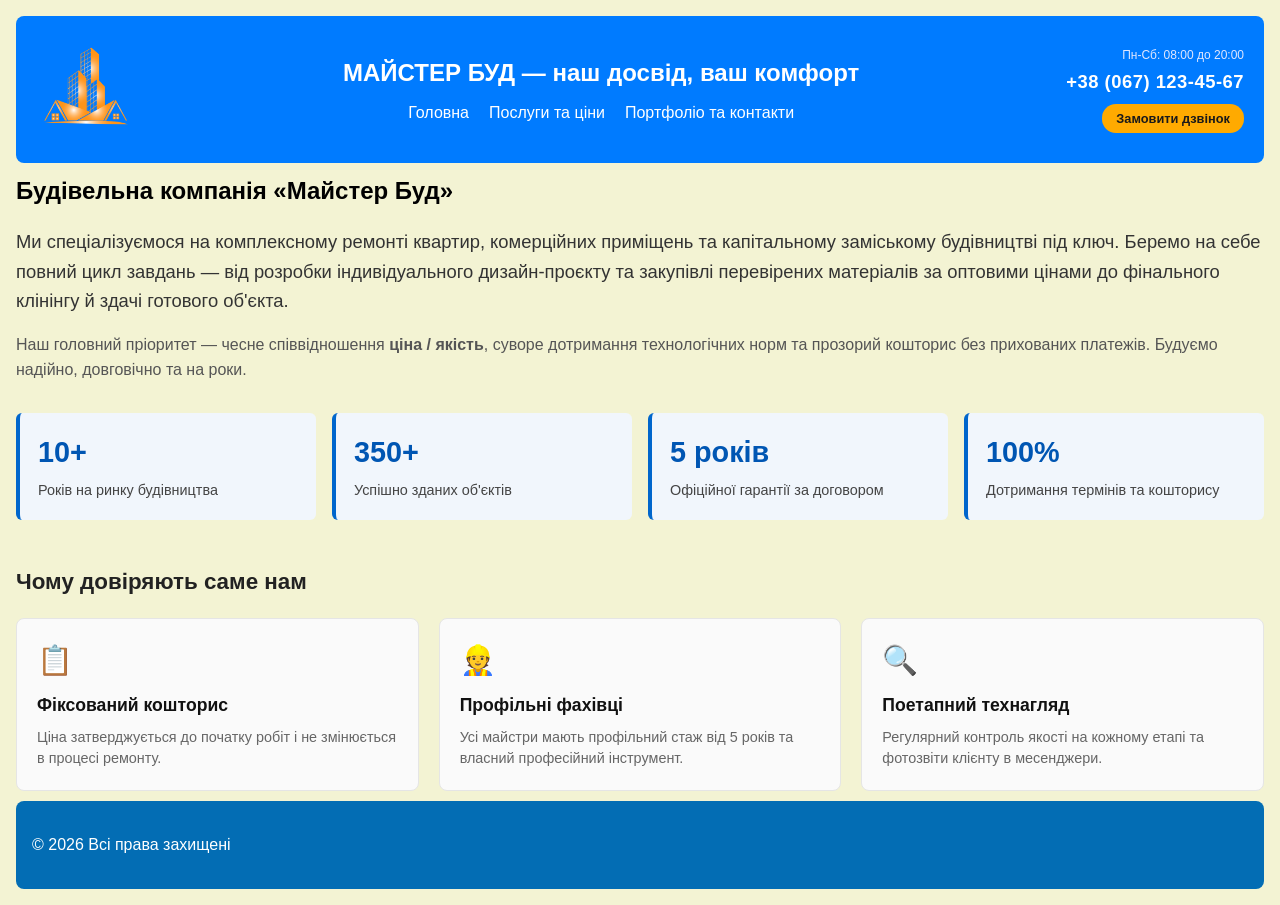
<file: index.html>
<!DOCTYPE html>
<html lang="uk">
<head>
    <meta charset="UTF-8">
    <meta name="viewport" content="width=device-width, initial-scale=1.0">
    <title>Майстер Буд</title>
    <link rel="stylesheet" href="index.style.css">
</head>
<body>
    <div class="grid-container">
        <header class="header">
            <div class="logo">
                <img src="img/building-logo.png" alt="Логотип Майстер Буд">
            </div>
            <div class="header-content">
                <h1 class="title">МАЙСТЕР БУД — наш досвід, ваш комфорт</h1>
                <nav class="nav">
                    <ul>
                        <li><a href="index.html">Головна</a></li>
                        <li><a href="services.html">Послуги та ціни</a></li>
                        <li><a href="portfolio-contacts.html">Портфоліо та контакти</a></li>
                    </ul>
                </nav>
            </div>
            <div class="header-contacts">
                <span class="work-hours">Пн-Сб: 08:00 до 20:00</span>
                <a href="tel:+380671234567" class="phone-link">+38 (067) 123-45-67</a>
                <a href="portfolio-contacts.html#callback" class="btn-callback">Замовити дзвінок</a>
            </div>
        </header>

        <main class="main-content container">
            <section class="about-hero">
                <h2 class="section-title">Будівельна компанія «Майстер Буд»</h2>
                <p class="lead-text">
                    Ми спеціалізуємося на комплексному ремонті квартир, комерційних приміщень та капітальному заміському будівництві під ключ.
                    Беремо на себе повний цикл завдань — від розробки індивідуального дизайн-проєкту та закупівлі перевірених матеріалів за оптовими цінами до фінального клінінгу й здачі готового об'єкта.
                </p>
                <p class="desc-text">
                    Наш головний пріоритет — чесне співвідношення <strong>ціна / якість</strong>, суворе дотримання технологічних норм та прозорий кошторис без прихованих платежів. Будуємо надійно, довговічно та на роки.
                </p>
            </section>

            <section class="stats-grid">
                <div class="stat-card">
                    <span class="stat-number">10+</span>
                    <span class="stat-label">Років на ринку будівництва</span>
                </div>
                <div class="stat-card">
                    <span class="stat-number">350+</span>
                    <span class="stat-label">Успішно зданих об'єктів</span>
                </div>
                <div class="stat-card">
                    <span class="stat-number">5 років</span>
                    <span class="stat-label">Офіційної гарантії за договором</span>
                </div>
                <div class="stat-card">
                    <span class="stat-number">100%</span>
                    <span class="stat-label">Дотримання термінів та кошторису</span>
                </div>
            </section>

            <section class="features-section">
                <h3 class="subsection-title">Чому довіряють саме нам</h3>
                <div class="features-grid">
                    <div class="feature-item">
                        <div class="feature-icon">📋</div>
                        <h4>Фіксований кошторис</h4>
                        <p>Ціна затверджується до початку робіт і не змінюється в процесі ремонту.</p>
                    </div>
                    <div class="feature-item">
                        <div class="feature-icon">👷</div>
                        <h4>Профільні фахівці</h4>
                        <p>Усі майстри мають профільний стаж від 5 років та власний професійний інструмент.</p>
                    </div>
                    <div class="feature-item">
                        <div class="feature-icon">🔍</div>
                        <h4>Поетапний технагляд</h4>
                        <p>Регулярний контроль якості на кожному етапі та фотозвіти клієнту в месенджери.</p>
                    </div>
                </div>
            </section>
        </main>

        <footer class="footer">
            <p>© 2026 Всі права захищені</p>
        </footer>
    </div>
</body>
</html>
</file>
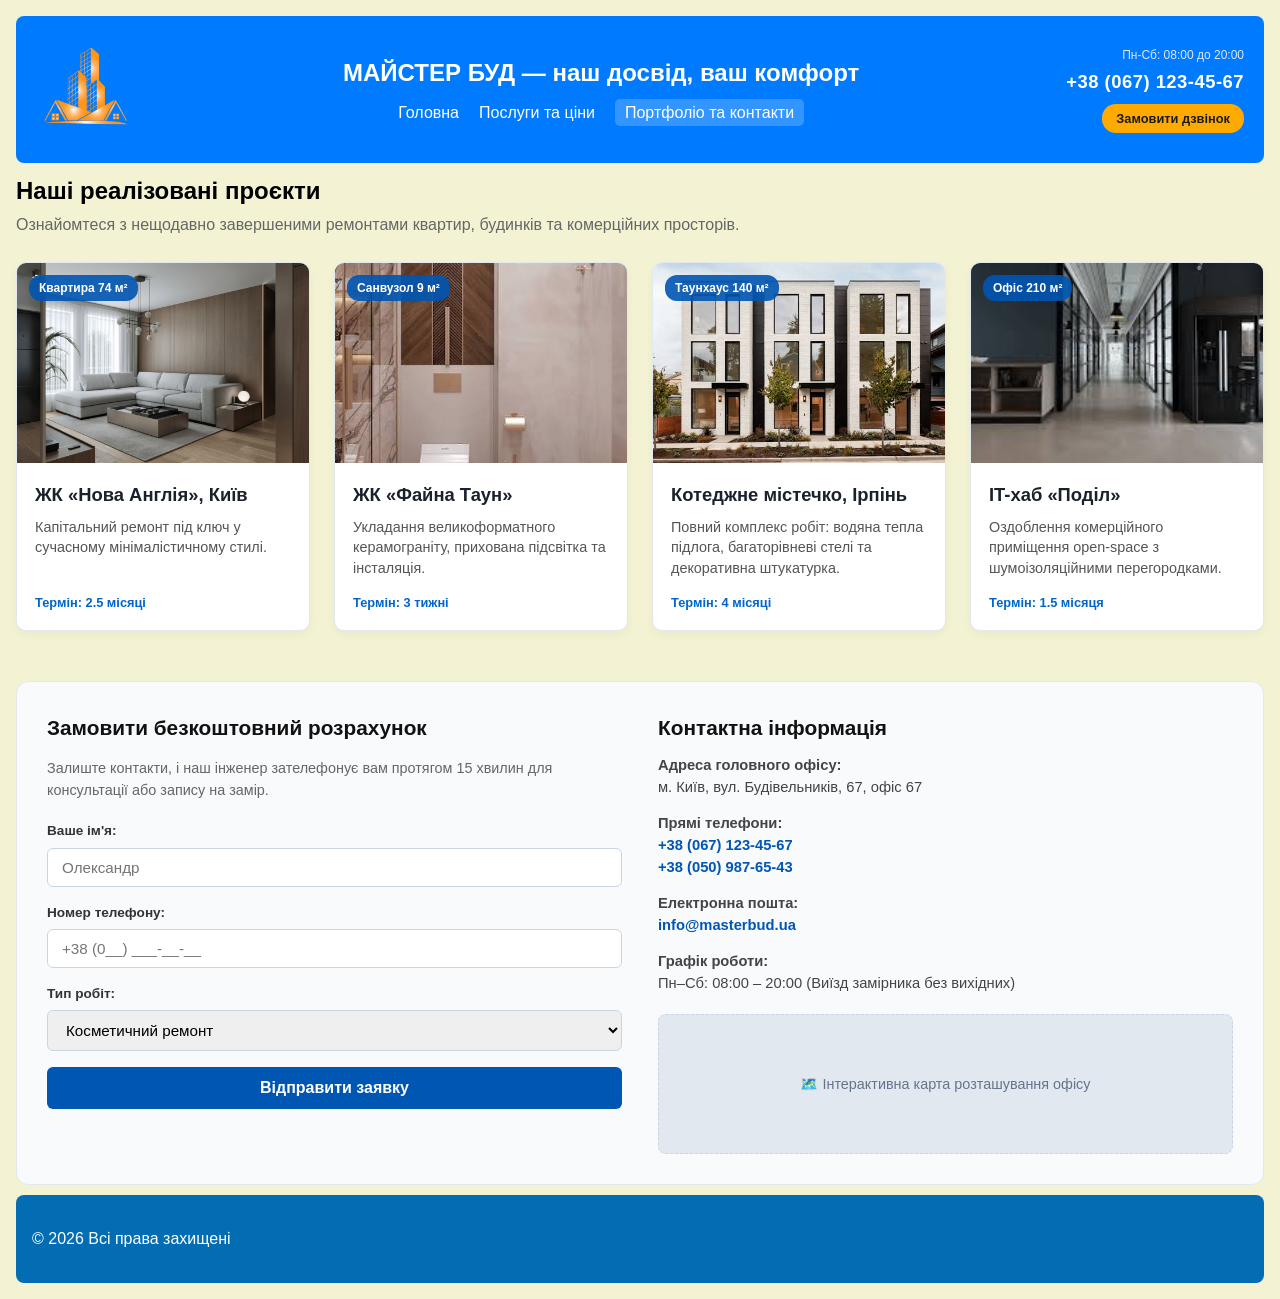
<file: portfolio-contacts.html>
<!DOCTYPE html>
<html lang="uk">
<head>
    <meta charset="UTF-8">
    <meta name="viewport" content="width=device-width, initial-scale=1.0">
    <title>Портфоліо та контакти</title>
    <link rel="stylesheet" href="index.style.css">
    <link rel="stylesheet" href="portfolio-contacts.style.css">
</head>
<body>
    <div class="grid-container">
        <header class="header">
            <div class="logo">
                <img src="img/building-logo.png" alt="Логотип Майстер Буд">
            </div>
            <div class="header-content">
                <h1 class="title">МАЙСТЕР БУД — наш досвід, ваш комфорт</h1>
                <nav class="nav">
                    <ul>
                        <li><a href="index.html">Головна</a></li>
                        <li><a href="services.html">Послуги та ціни</a></li>
                        <li><a href="portfolio-contacts.html" class="active">Портфоліо та контакти</a></li>
                    </ul>
                </nav>
            </div>
            <div class="header-contacts">
                <span class="work-hours">Пн-Сб: 08:00 до 20:00</span>
                <a href="tel:+380671234567" class="phone-link">+38 (067) 123-45-67</a>
                <a href="portfolio-contacts.html#callback" class="btn-callback">Замовити дзвінок</a>
            </div>
        </header>

        <main class="main-content container">
            <section class="portfolio-section">
                <h2 class="section-title">Наші реалізовані проєкти</h2>
                <p class="section-desc">Ознайомтеся з нещодавно завершеними ремонтами квартир, будинків та комерційних просторів.</p>

                <div class="gallery-grid">
                    <article class="gallery-card">
                        <div class="card-img-wrapper">
                            <img src="img/portfolio/new-england.png" alt="ЖК Нова Англія" loading="lazy">
                            <span class="card-tag">Квартира 74 м²</span>
                        </div>
                        <div class="card-info">
                            <h3>ЖК «Нова Англія», Київ</h3>
                            <p>Капітальний ремонт під ключ у сучасному мінімалістичному стилі.</p>
                            <span class="card-time">Термін: 2.5 місяці</span>
                        </div>
                    </article>

                    <article class="gallery-card">
                        <div class="card-img-wrapper">
                            <img src="img/portfolio/bathroom.jpg" alt="Ванна кімната" loading="lazy">
                            <span class="card-tag">Санвузол 9 м²</span>
                        </div>
                        <div class="card-info">
                            <h3>ЖК «Файна Таун»</h3>
                            <p>Укладання великоформатного керамограніту, прихована підсвітка та інсталяція.</p>
                            <span class="card-time">Термін: 3 тижні</span>
                        </div>
                    </article>

                    <article class="gallery-card">
                        <div class="card-img-wrapper">
                            <img src="img/portfolio/townhouse.jpg" alt="Вітальня" loading="lazy">
                            <span class="card-tag">Таунхаус 140 м²</span>
                        </div>
                        <div class="card-info">
                            <h3>Котеджне містечко, Ірпінь</h3>
                            <p>Повний комплекс робіт: водяна тепла підлога, багаторівневі стелі та декоративна штукатурка.</p>
                            <span class="card-time">Термін: 4 місяці</span>
                        </div>
                    </article>

                    <article class="gallery-card">
                        <div class="card-img-wrapper">
                            <img src="img/portfolio/IT-hub.jpg" alt="Офісне приміщення" loading="lazy">
                            <span class="card-tag">Офіс 210 м²</span>
                        </div>
                        <div class="card-info">
                            <h3>IT-хаб «Поділ»</h3>
                            <p>Оздоблення комерційного приміщення open-space з шумоізоляційними перегородками.</p>
                            <span class="card-time">Термін: 1.5 місяця</span>
                        </div>
                    </article>
                </div>
            </section>

            <section class="contact-section" id="callback">
                <div class="contact-grid">
                    <div class="contact-form-box">
                        <h3 class="contact-title">Замовити безкоштовний розрахунок</h3>
                        <p class="form-desc">Залиште контакти, і наш інженер зателефонує вам протягом 15 хвилин для консультації або запису на замір.</p>

                        <form class="lead-form" onsubmit="event.preventDefault(); alert('Дякуємо! Заявку прийнято.');">
                            <div class="form-group">
                                <label for="user-name">Ваше ім'я:</label>
                                <input type="text" id="user-name" placeholder="Олександр" required>
                            </div>

                            <div class="form-group">
                                <label for="user-phone">Номер телефону:</label>
                                <input type="tel" id="user-phone" placeholder="+38 (0__) ___-__-__" required>
                            </div>

                            <div class="form-group">
                                <label for="service-type">Тип робіт:</label>
                                <select id="service-type">
                                    <option value="cosmetic">Косметичний ремонт</option>
                                    <option value="capital">Капітальний ремонт</option>
                                    <option value="turnkey">Ремонт під ключ з дизайном</option>
                                    <option value="individual">Окремі будівельні послуги</option>
                                </select>
                            </div>

                            <button type="submit" class="btn-submit">Відправити заявку</button>
                        </form>
                    </div>

                    <div class="contact-info-box">
                        <h3 class="contact-title">Контактна інформація</h3>
                        <ul class="contact-details-list">
                            <li>
                                <strong>Адреса головного офісу:</strong>
                                <span>м. Київ, вул. Будівельників, 67, офіс 67</span>
                            </li>
                            <li>
                                <strong>Прямі телефони:</strong>
                                <span><a href="tel:+380671234567">+38 (067) 123-45-67</a></span>
                                <span><a href="tel:+380509876543">+38 (050) 987-65-43</a></span>
                            </li>
                            <li>
                                <strong>Електронна пошта:</strong>
                                <span><a href="mailto:info@masterbud.ua">info@masterbud.ua</a></span>
                            </li>
                            <li>
                                <strong>Графік роботи:</strong>
                                <span>Пн–Сб: 08:00 – 20:00 (Виїзд замірника без вихідних)</span>
                            </li>
                        </ul>

                        <div class="map-placeholder">
                            <span>🗺️ Інтерактивна карта розташування офісу</span>
                        </div>
                    </div>
                </div>
            </section>
        </main>

        <footer class="footer">
            <p>© 2026 Всі права захищені</p>
        </footer>
    </div>
</body>
</html>
</file>
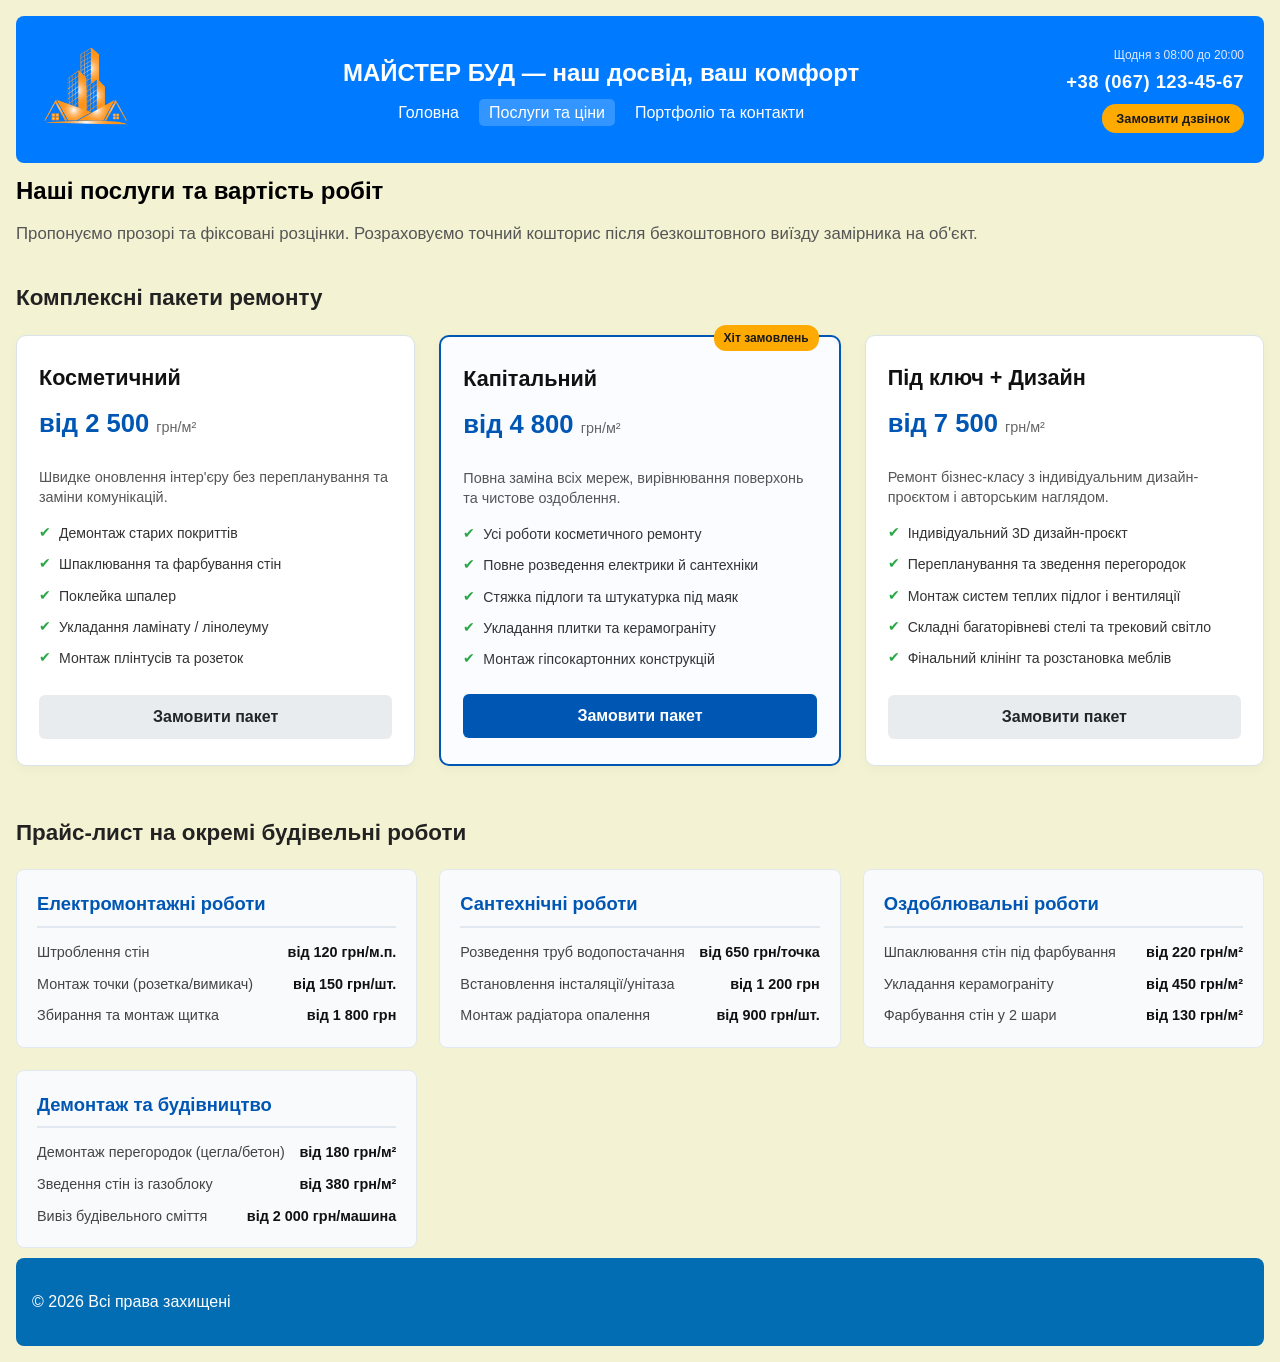
<file: services.html>
<!DOCTYPE html>
<html lang="uk">
<head>
    <meta charset="UTF-8">
    <meta name="viewport" content="width=device-width, initial-scale=1.0">
    <title>Послуги та ціни</title>
    <link rel="stylesheet" href="index.style.css">
    <link rel="stylesheet" href="services.style.css">
</head>
<body>
    <div class="grid-container">
        <header class="header">
            <div class="logo">
                <img src="img/building-logo.png" alt="Логотип Майстер Буд">
            </div>
            <div class="header-content">
                <h1 class="title">МАЙСТЕР БУД — наш досвід, ваш комфорт</h1>
                <nav class="nav">
                    <ul>
                        <li><a href="index.html">Головна</a></li>
                        <li><a href="services.html" class="active">Послуги та ціни</a></li>
                        <li><a href="portfolio-contacts.html">Портфоліо та контакти</a></li>
                    </ul>
                </nav>
            </div>
            <div class="header-contacts">
                <span class="work-hours">Щодня з 08:00 до 20:00</span>
                <a href="tel:+380671234567" class="phone-link">+38 (067) 123-45-67</a>
                <a href="portfolio-contacts.html#callback" class="btn-callback">Замовити дзвінок</a>
            </div>
        </header>

        <main class="main-content container">
            <section class="services-intro">
                <h2 class="section-title">Наші послуги та вартість робіт</h2>
                <p class="services-subtitle">
                    Пропонуємо прозорі та фіксовані розцінки. Розраховуємо точний кошторис після безкоштовного виїзду замірника на об'єкт.
                </p>
            </section>

            <section class="pricing-section">
                <h3 class="subsection-title">Комплексні пакети ремонту</h3>
                <div class="pricing-cards">
                    <div class="price-card">
                        <div class="price-header">
                            <h4>Косметичний</h4>
                            <div class="price-value">від 2 500 <span>грн/м²</span></div>
                        </div>
                        <p class="price-desc">Швидке оновлення інтер'єру без перепланування та заміни комунікацій.</p>
                        <ul class="price-features">
                            <li>Демонтаж старих покриттів</li>
                            <li>Шпаклювання та фарбування стін</li>
                            <li>Поклейка шпалер</li>
                            <li>Укладання ламінату / лінолеуму</li>
                            <li>Монтаж плінтусів та розеток</li>
                        </ul>
                        <a href="portfolio-contacts.html#callback" class="btn-select">Замовити пакет</a>
                    </div>

                    <div class="price-card featured">
                        <div class="badge-popular">Хіт замовлень</div>
                        <div class="price-header">
                            <h4>Капітальний</h4>
                            <div class="price-value">від 4 800 <span>грн/м²</span></div>
                        </div>
                        <p class="price-desc">Повна заміна всіх мереж, вирівнювання поверхонь та чистове оздоблення.</p>
                        <ul class="price-features">
                            <li>Усі роботи косметичного ремонту</li>
                            <li>Повне розведення електрики й сантехніки</li>
                            <li>Стяжка підлоги та штукатурка під маяк</li>
                            <li>Укладання плитки та керамограніту</li>
                            <li>Монтаж гіпсокартонних конструкцій</li>
                        </ul>
                        <a href="portfolio-contacts.html#callback" class="btn-select btn-featured">Замовити пакет</a>
                    </div>

                    <div class="price-card">
                        <div class="price-header">
                            <h4>Під ключ + Дизайн</h4>
                            <div class="price-value">від 7 500 <span>грн/м²</span></div>
                        </div>
                        <p class="price-desc">Ремонт бізнес-класу з індивідуальним дизайн-проєктом і авторським наглядом.</p>
                        <ul class="price-features">
                            <li>Індивідуальний 3D дизайн-проєкт</li>
                            <li>Перепланування та зведення перегородок</li>
                            <li>Монтаж систем теплих підлог і вентиляції</li>
                            <li>Складні багаторівневі стелі та трековий світло</li>
                            <li>Фінальний клінінг та розстановка меблів</li>
                        </ul>
                        <a href="portfolio-contacts.html#callback" class="btn-select">Замовити пакет</a>
                    </div>
                </div>
            </section>

            <section class="single-services-section">
                <h3 class="subsection-title">Прайс-лист на окремі будівельні роботи</h3>
                <div class="services-list-grid">
                    <div class="service-detail-item">
                        <h4>Електромонтажні роботи</h4>
                        <ul>
                            <li><span>Штроблення стін</span> <strong>від 120 грн/м.п.</strong></li>
                            <li><span>Монтаж точки (розетка/вимикач)</span> <strong>від 150 грн/шт.</strong></li>
                            <li><span>Збирання та монтаж щитка</span> <strong>від 1 800 грн</strong></li>
                        </ul>
                    </div>

                    <div class="service-detail-item">
                        <h4>Сантехнічні роботи</h4>
                        <ul>
                            <li><span>Розведення труб водопостачання</span> <strong>від 650 грн/точка</strong></li>
                            <li><span>Встановлення інсталяції/унітаза</span> <strong>від 1 200 грн</strong></li>
                            <li><span>Монтаж радіатора опалення</span> <strong>від 900 грн/шт.</strong></li>
                        </ul>
                    </div>

                    <div class="service-detail-item">
                        <h4>Оздоблювальні роботи</h4>
                        <ul>
                            <li><span>Шпаклювання стін під фарбування</span> <strong>від 220 грн/м²</strong></li>
                            <li><span>Укладання керамограніту</span> <strong>від 450 грн/м²</strong></li>
                            <li><span>Фарбування стін у 2 шари</span> <strong>від 130 грн/м²</strong></li>
                        </ul>
                    </div>

                    <div class="service-detail-item">
                        <h4>Демонтаж та будівництво</h4>
                        <ul>
                            <li><span>Демонтаж перегородок (цегла/бетон)</span> <strong>від 180 грн/м²</strong></li>
                            <li><span>Зведення стін із газоблоку</span> <strong>від 380 грн/м²</strong></li>
                            <li><span>Вивіз будівельного сміття</span> <strong>від 2 000 грн/машина</strong></li>
                        </ul>
                    </div>
                </div>
            </section>
        </main>

        <footer class="footer">
            <p>© 2026 Всі права захищені</p>
        </footer>
    </div>
</body>
</html>
</file>
<file: index.style.css>
* {
    box-sizing: border-box;
}

body {
    margin: 0;
    padding: 16px;
    font-family: 'Nunito', Arial, sans-serif;
    line-height: 1.5;
    color: #000;
    background: #f3f3d3;
}

h1,
h2,
h3 {
    margin: 0 0 12px;
    font-family: 'Exo 2', Arial, sans-serif;
}

a {
    color: #fff;
}

.grid-container {
    display: grid;
    grid-template-rows: auto 1fr auto;
    grid-template-areas:
        "header"
        "content"
        "footer";
    gap: 10px;
    min-height: calc(100vh - 32px);
}

.header,
.footer {
    padding: 16px;
    border-radius: 8px;
}

.header {
    display: flex;
    align-items: center;
    justify-content: flex-start;
    padding: 20px;
    background: #007bff;
    color: #fff;
    grid-area: header;
}

.logo img {
    height: auto;
    max-height: 100px;
}

.header-content {
    flex-grow: 1;
    display: flex;
    flex-direction: column;
    align-items: center;
    text-align: center;
}

.header .title {
    margin: 0 0 10px;
    color: #fff;
    font-size: 24px;
}

.nav ul {
    display: flex;
    gap: 20px;
    margin: 0;
    padding: 0;
    list-style: none;
}

.nav a {
    color: #fff;
    font-size: 16px;
    text-decoration: none;
}

.nav a.active {
    padding: 5px 10px;
    border-radius: 5px;
    background: rgba(255, 255, 255, 0.2);
}

.header-contacts {
    display: flex;
    flex-shrink: 0;
    flex-direction: column;
    align-items: flex-end;
    gap: 4px;
}

.work-hours {
    color: #e0e7ff;
    font-size: 0.75rem;
}

.phone-link {
    color: #fff;
    font-size: 1.15rem;
    font-weight: 700;
    letter-spacing: 0.5px;
    text-decoration: none;
}

.phone-link:hover {
    text-decoration: underline;
}

.btn-callback {
    display: inline-block;
    margin-top: 4px;
    padding: 5px 14px;
    border-radius: 14px;
    background: #ffaa00;
    color: #1a1a1a;
    font-size: 0.8rem;
    font-weight: 600;
    text-decoration: none;
    transition: transform 0.15s ease, background-color 0.2s ease;
}

.btn-callback:hover {
    background: #ffbe33;
    transform: translateY(-1px);
}

.main-content {
    grid-area: content;
}

.left-menu ul {
    margin: 0;
    padding-left: 18px;
}

.lead-text {
    margin-bottom: 12px;
    color: #333;
    font-size: 1.15rem;
    line-height: 1.6;
}

.desc-text {
    margin-bottom: 30px;
    color: #555;
    font-size: 1rem;
    line-height: 1.6;
}

.stats-grid {
    display: grid;
    grid-template-columns: repeat(auto-fit, minmax(200px, 1fr));
    gap: 16px;
    margin: 30px 0 45px;
}

.stat-card {
    display: flex;
    flex-direction: column;
    gap: 6px;
    padding: 18px;
    border-left: 4px solid #0066cc;
    border-radius: 6px;
    background: #f1f6fc;
}

.stat-number {
    color: #0056b3;
    font-size: 1.8rem;
    font-weight: 800;
}

.stat-label {
    color: #444;
    font-size: 0.9rem;
}

.subsection-title {
    margin-bottom: 20px;
    color: #222;
    font-size: 1.4rem;
}

.features-grid {
    display: grid;
    grid-template-columns: repeat(auto-fit, minmax(240px, 1fr));
    gap: 20px;
}

.feature-item {
    padding: 20px;
    border: 1px solid #e5e5e5;
    border-radius: 8px;
    background: #fafafa;
}

.feature-icon {
    margin-bottom: 10px;
    font-size: 1.8rem;
}

.feature-item h4 {
    margin: 0 0 8px;
    color: #111;
    font-size: 1.1rem;
}

.feature-item p {
    margin: 0;
    color: #666;
    font-size: 0.9rem;
    line-height: 1.5;
}

.footer {
    background: #036db4;
    color: #fff;
    grid-area: footer;
}

@media (max-width: 992px) {
    .header {
        flex-direction: column;
        text-align: center;
    }

    .header-contacts {
        align-items: center;
    }
}
</file>
<file: portfolio-contacts.style.css>
/* --- Секція Портфоліо --- */
.portfolio-section {
  margin-bottom: 50px;
}

.section-desc {
  color: #666666;
  font-size: 1rem;
  margin-top: -8px;
  margin-bottom: 25px;
}

/* Сітка галереї (CSS Grid) */
.gallery-grid {
  display: grid;
  grid-template-columns: repeat(auto-fit, minmax(280px, 1fr));
  gap: 24px;
}

.gallery-card {
  background: #ffffff;
  border: 1px solid #e2e8f0;
  border-radius: 10px;
  overflow: hidden;
  box-shadow: 0 4px 10px rgba(0, 0, 0, 0.04);
  transition: transform 0.25s ease, box-shadow 0.25s ease;
  display: flex;
  flex-direction: column;
}

.gallery-card:hover {
  transform: translateY(-5px);
  box-shadow: 0 10px 22px rgba(0, 0, 0, 0.1);
}

.card-img-wrapper {
  position: relative;
  width: 100%;
  height: 200px;
  overflow: hidden;
}

.card-img-wrapper img {
  width: 100%;
  height: 100%;
  object-fit: cover;
  transition: transform 0.3s ease;
}

.gallery-card:hover .card-img-wrapper img {
  transform: scale(1.05);
}

.card-tag {
  position: absolute;
  top: 12px;
  left: 12px;
  background-color: rgba(0, 86, 179, 0.9);
  color: #ffffff;
  font-size: 0.75rem;
  font-weight: 600;
  padding: 4px 10px;
  border-radius: 12px;
}

.card-info {
  padding: 18px;
  display: flex;
  flex-direction: column;
  flex-grow: 1;
}

.card-info h3 {
  margin: 0 0 8px 0;
  font-size: 1.15rem;
  color: #1a202c;
}

.card-info p {
  margin: 0 0 14px 0;
  font-size: 0.9rem;
  line-height: 1.45;
  color: #555555;
  flex-grow: 1;
}

.card-time {
  font-size: 0.8rem;
  font-weight: 600;
  color: #0066cc;
}

/* --- Секція Контактів (CSS Grid з 2 колонками) --- */
.contact-section {
  background-color: #f8fafc;
  border: 1px solid #e2e8f0;
  border-radius: 12px;
  padding: 30px;
}

.contact-grid {
  display: grid;
  grid-template-columns: 1fr 1fr;
  gap: 36px;
}

.contact-title {
  margin-top: 0;
  font-size: 1.3rem;
  color: #111111;
  margin-bottom: 10px;
}

.form-desc {
  font-size: 0.9rem;
  color: #666666;
  line-height: 1.5;
  margin-bottom: 20px;
}

/* Форма */
.lead-form {
  display: flex;
  flex-direction: column;
  gap: 16px;
}

.form-group {
  display: flex;
  flex-direction: column;
  gap: 6px;
}

.form-group label {
  font-size: 0.85rem;
  font-weight: 600;
  color: #333333;
}

.form-group input,
.form-group select {
  padding: 10px 14px;
  border: 1px solid #cbd5e1;
  border-radius: 6px;
  font-size: 0.95rem;
  outline: none;
  transition: border-color 0.2s ease;
}

.form-group input:focus,
.form-group select:focus {
  border-color: #0056b3;
}

.btn-submit {
  background-color: #0056b3;
  color: #ffffff;
  border: none;
  font-size: 1rem;
  font-weight: 600;
  padding: 12px;
  border-radius: 6px;
  cursor: pointer;
  transition: background-color 0.2s ease;
}

.btn-submit:hover {
  background-color: #004085;
}

/* Інформаційний блок контактів */
.contact-details-list {
  list-style: none;
  padding: 0;
  margin: 0 0 20px 0;
  display: flex;
  flex-direction: column;
  gap: 14px;
}

.contact-details-list li {
  display: flex;
  flex-direction: column;
  font-size: 0.92rem;
  color: #444444;
}

.contact-details-list li a {
  color: #0056b3;
  text-decoration: none;
  font-weight: 600;
}

.contact-details-list li a:hover {
  text-decoration: underline;
}

.map-placeholder {
  height: 140px;
  background-color: #e2e8f0;
  border-radius: 8px;
  display: flex;
  align-items: center;
  justify-content: center;
  color: #64748b;
  font-size: 0.9rem;
  font-weight: 500;
  border: 1px dashed #cbd5e1;
}

/* =======================================
   Адаптивність форми та контактів
   ======================================= */

/* Менше 850px: переводимо форму та контакти в одну колонку */
@media (max-width: 850px) {
  .contact-grid {
    grid-template-columns: 1fr;
    gap: 30px;
  }

  .contact-section {
    padding: 20px;
  }
}
</file>
<file: services.style.css>
/* --- Секція послуг і тарифів --- */
.services-intro {
  margin-bottom: 35px;
}

.services-subtitle {
  font-size: 1.05rem;
  color: #555555;
  line-height: 1.5;
  margin-top: 8px;
}

/* Комплексні тарифи (Flexbox) */
.pricing-cards {
  display: flex;
  gap: 24px;
  justify-content: space-between;
  margin-bottom: 50px;
}

.price-card {
  flex: 1 1 0;
  background: #ffffff;
  border: 1px solid #dbe2ea;
  border-radius: 10px;
  padding: 26px 22px;
  display: flex;
  flex-direction: column;
  position: relative;
  box-shadow: 0 4px 12px rgba(0, 0, 0, 0.03);
  transition: transform 0.2s ease, box-shadow 0.2s ease;
}

.price-card:hover {
  transform: translateY(-4px);
  box-shadow: 0 8px 20px rgba(0, 0, 0, 0.08);
}

/* Акцентна картка "Хіт замовлень" */
.price-card.featured {
  border: 2px solid #0056b3;
  background-color: #fafcff;
}

.badge-popular {
  position: absolute;
  top: -12px;
  right: 20px;
  background-color: #ffaa00;
  color: #1a1a1a;
  font-size: 0.75rem;
  font-weight: 700;
  padding: 4px 10px;
  border-radius: 12px;
}

.price-header h4 {
  margin: 0;
  font-size: 1.35rem;
  color: #111111;
}

.price-value {
  font-size: 1.6rem;
  font-weight: 800;
  color: #0056b3;
  margin: 10px 0;
}

.price-value span {
  font-size: 0.9rem;
  font-weight: 500;
  color: #666666;
}

.price-desc {
  font-size: 0.9rem;
  color: #555555;
  line-height: 1.4;
  margin-bottom: 16px;
  min-height: 40px;
}

.price-features {
  list-style: none;
  padding: 0;
  margin: 0 0 24px 0;
  display: flex;
  flex-direction: column;
  gap: 10px;
  flex-grow: 1; /* вирівнює кнопки внизу на одну лінію */
}

.price-features li {
  font-size: 0.88rem;
  color: #333333;
  position: relative;
  padding-left: 20px;
}

.price-features li::before {
  content: "✔";
  position: absolute;
  left: 0;
  color: #28a745;
  font-size: 0.85rem;
}

.btn-select {
  display: block;
  text-align: center;
  background-color: #e9ecef;
  color: #212529;
  font-weight: 600;
  text-decoration: none;
  padding: 10px;
  border-radius: 6px;
  transition: background-color 0.2s ease, color 0.2s ease;
}

.btn-select:hover {
  background-color: #0056b3;
  color: #ffffff;
}

.btn-featured {
  background-color: #0056b3;
  color: #ffffff;
}

.btn-featured:hover {
  background-color: #004085;
}

/* --- Прайс окремих робіт (CSS Grid) --- */
.services-list-grid {
  display: grid;
  grid-template-columns: repeat(auto-fit, minmax(300px, 1fr));
  gap: 22px;
  margin-top: 15px;
}

.service-detail-item {
  background: #f8fafc;
  border: 1px solid #e2e8f0;
  border-radius: 8px;
  padding: 20px;
}

.service-detail-item h4 {
  margin: 0 0 14px 0;
  font-size: 1.15rem;
  color: #0056b3;
  border-bottom: 2px solid #e2e8f0;
  padding-bottom: 8px;
}

.service-detail-item ul {
  list-style: none;
  padding: 0;
  margin: 0;
  display: flex;
  flex-direction: column;
  gap: 10px;
}

.service-detail-item li {
  display: flex;
  justify-content: space-between;
  align-items: center;
  font-size: 0.9rem;
  color: #444444;
}

.service-detail-item li strong {
  color: #111111;
  white-space: nowrap;
}

/* =======================================
   Точки зламу (Адаптивність)
   ======================================= */

/* Планшети (менше 900px): пакети переходять у вертикальний список */
@media (max-width: 900px) {
  .pricing-cards {
    flex-direction: column;
  }

  .price-card {
    width: 100%;
    box-sizing: border-box;
  }
}

/* Мобільні телефони (менше 480px) */
@media (max-width: 480px) {
  .services-list-grid {
    grid-template-columns: 1fr;
  }

  .service-detail-item li {
    flex-direction: column;
    align-items: flex-start;
    gap: 4px;
  }
}
</file>
